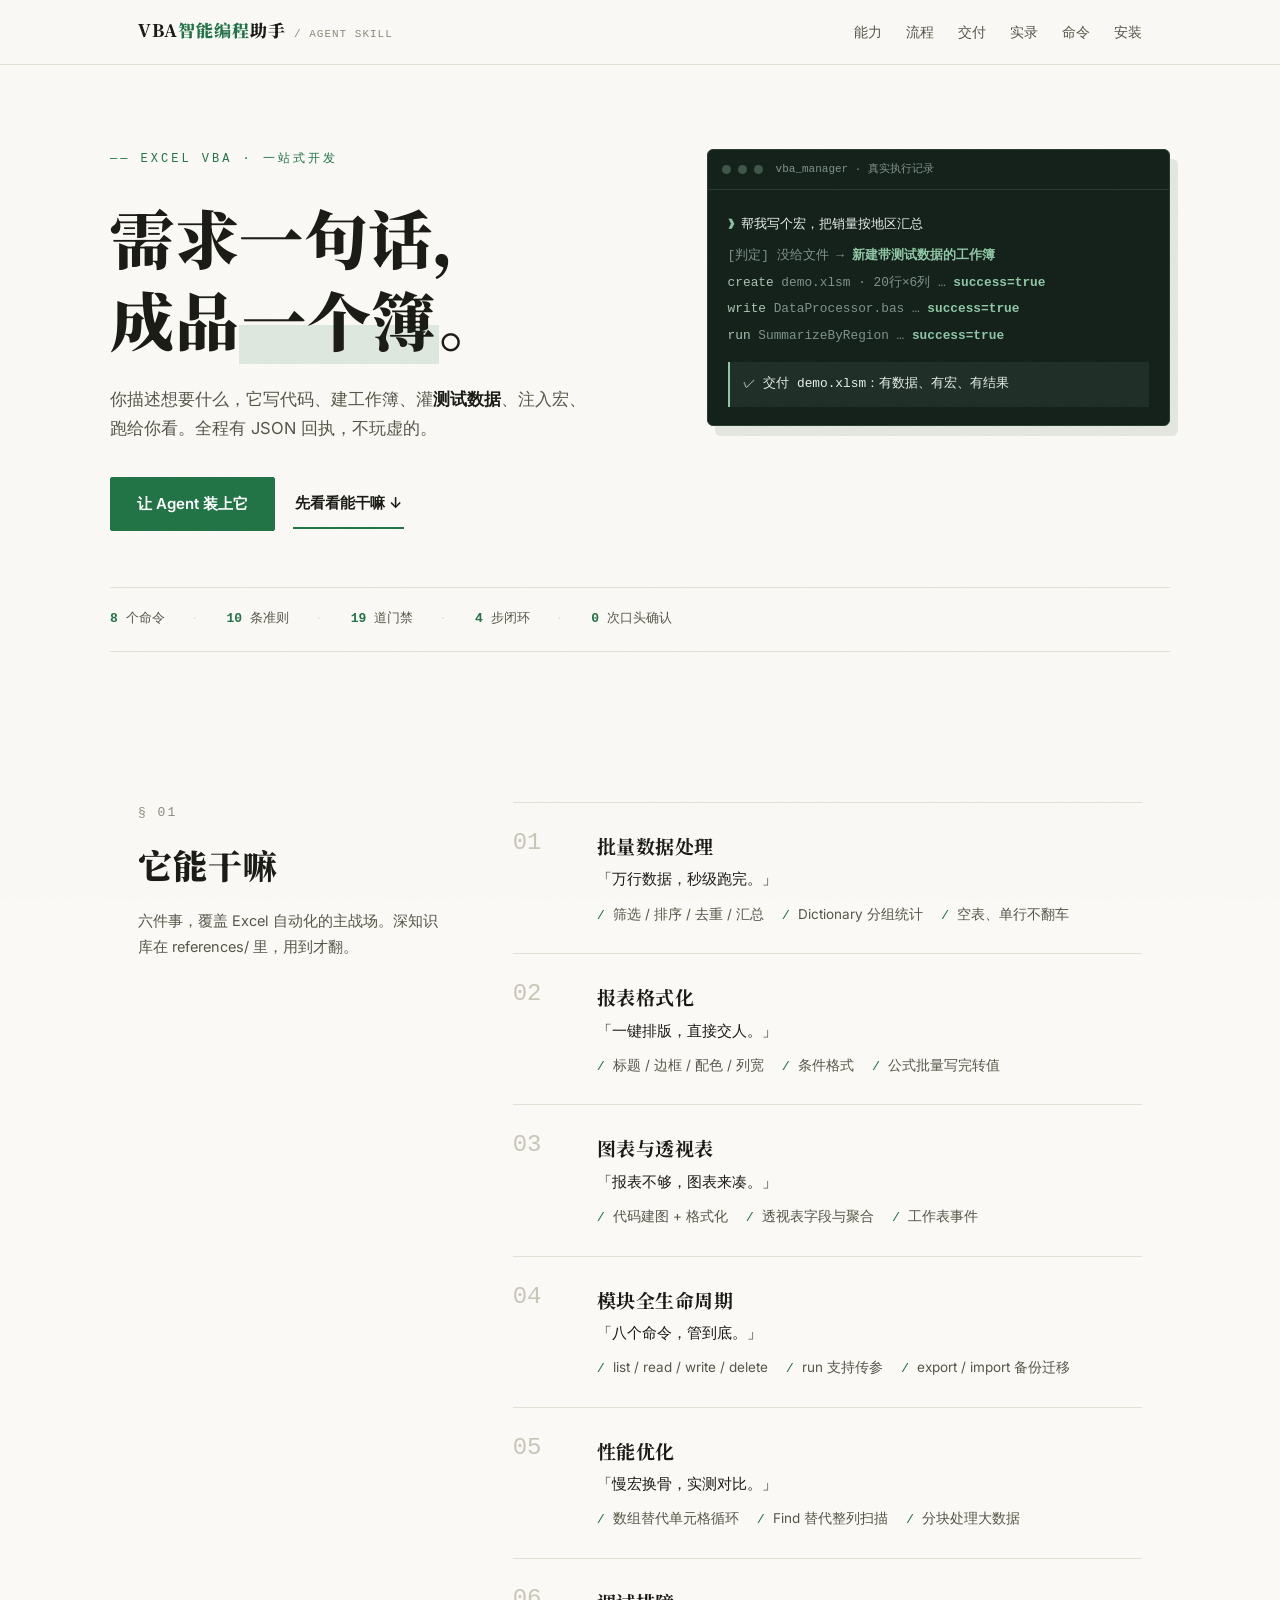
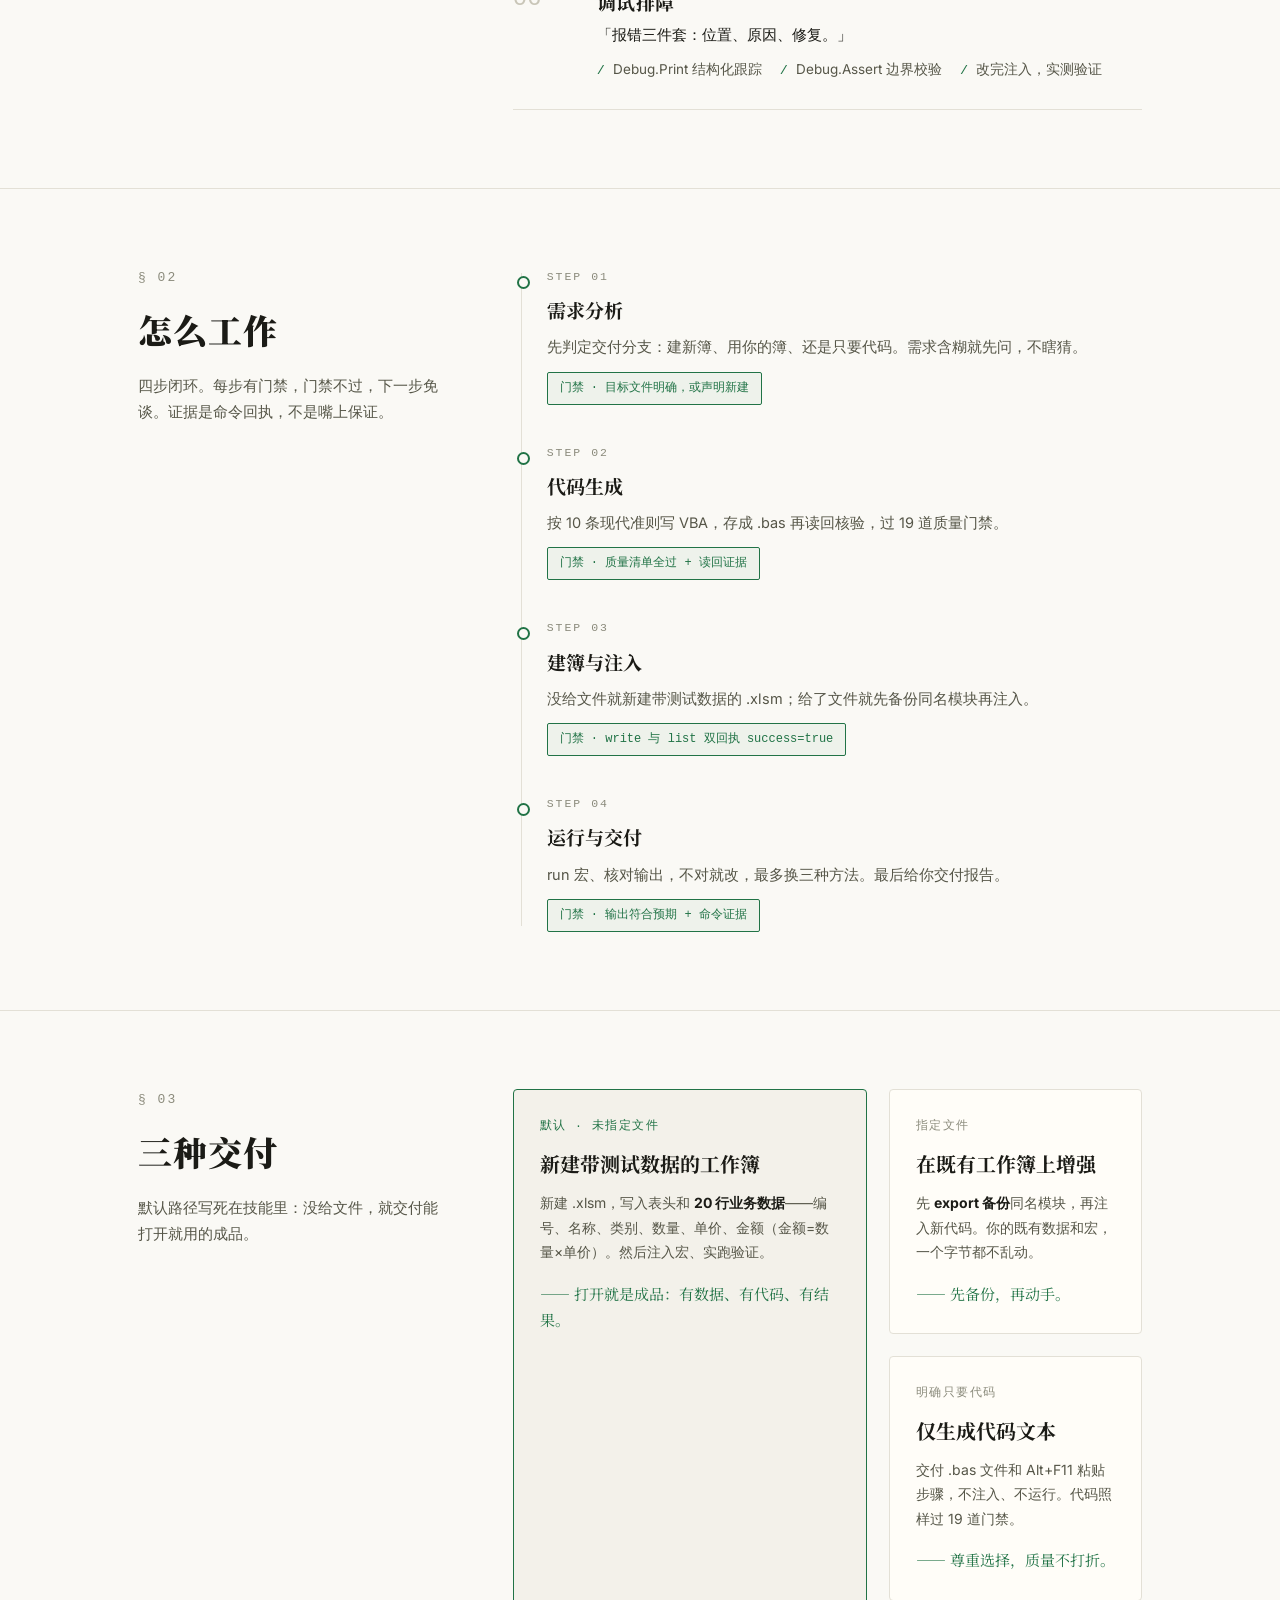
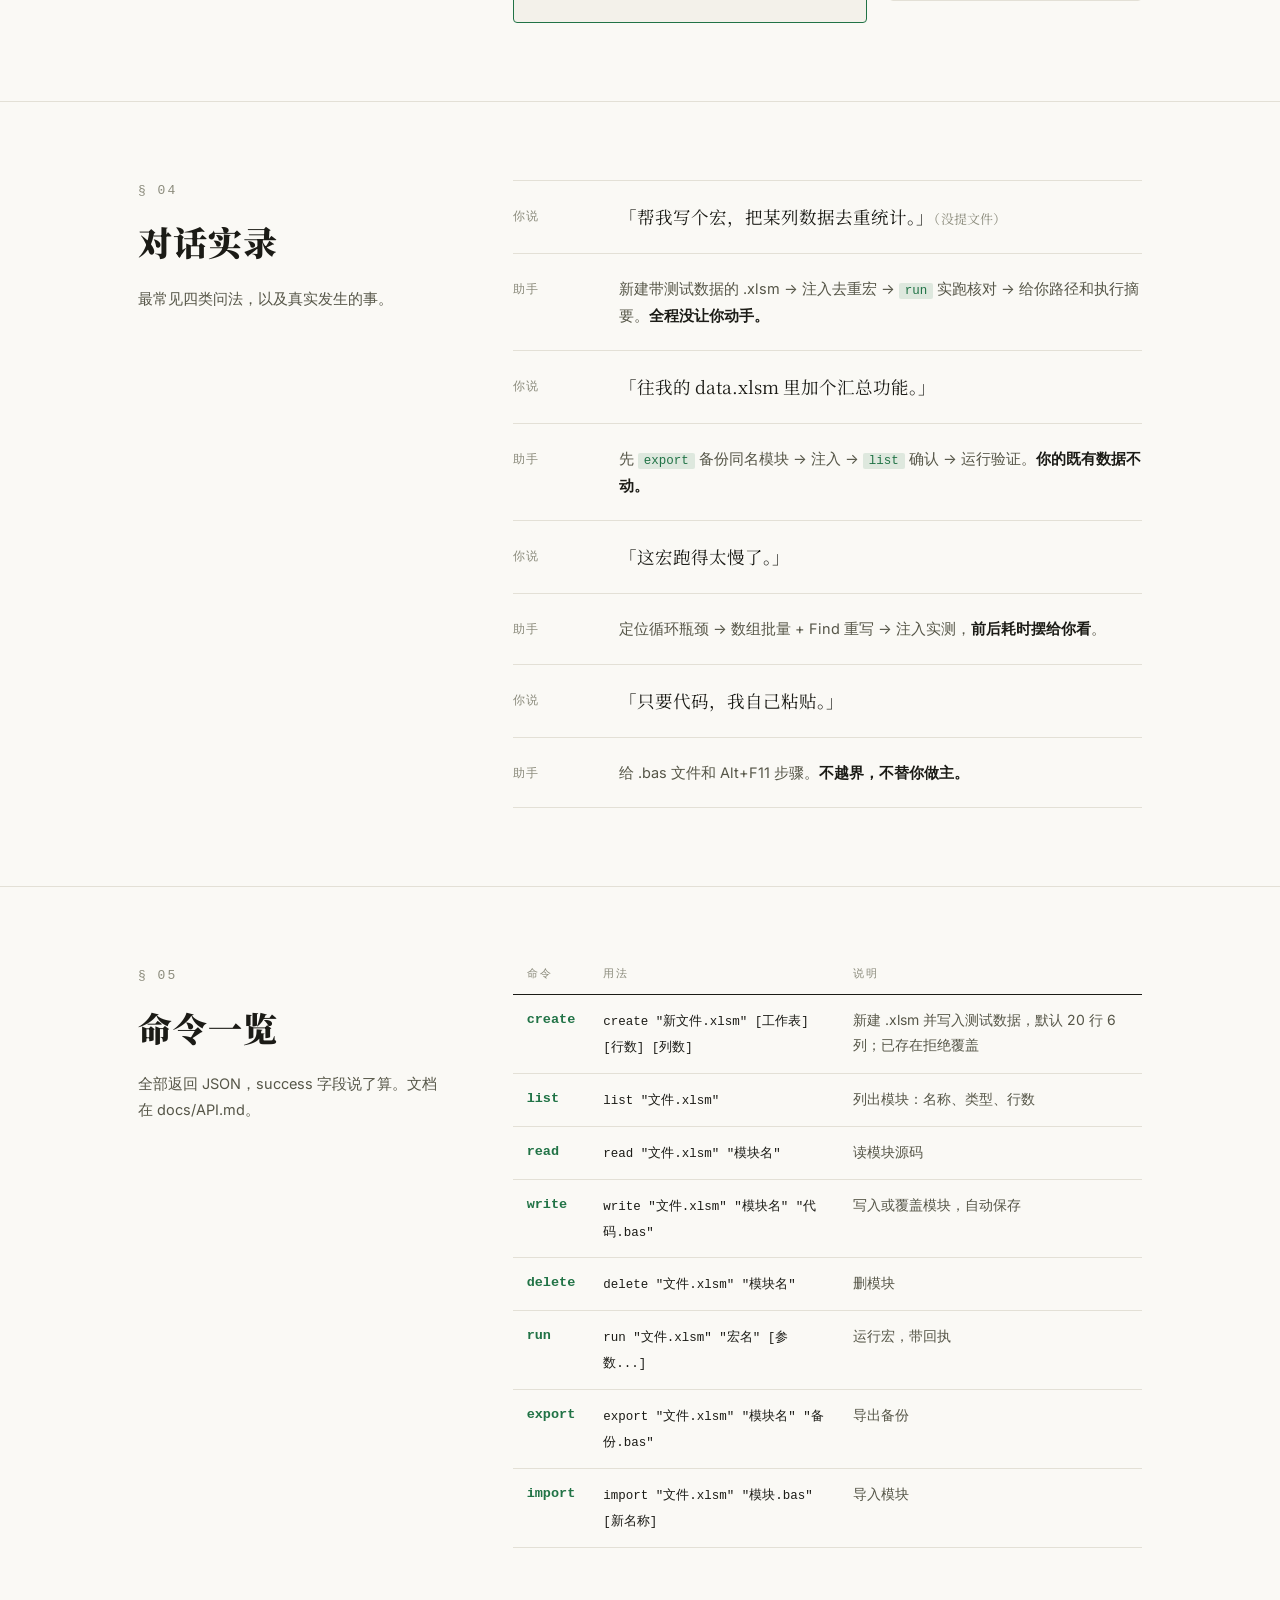
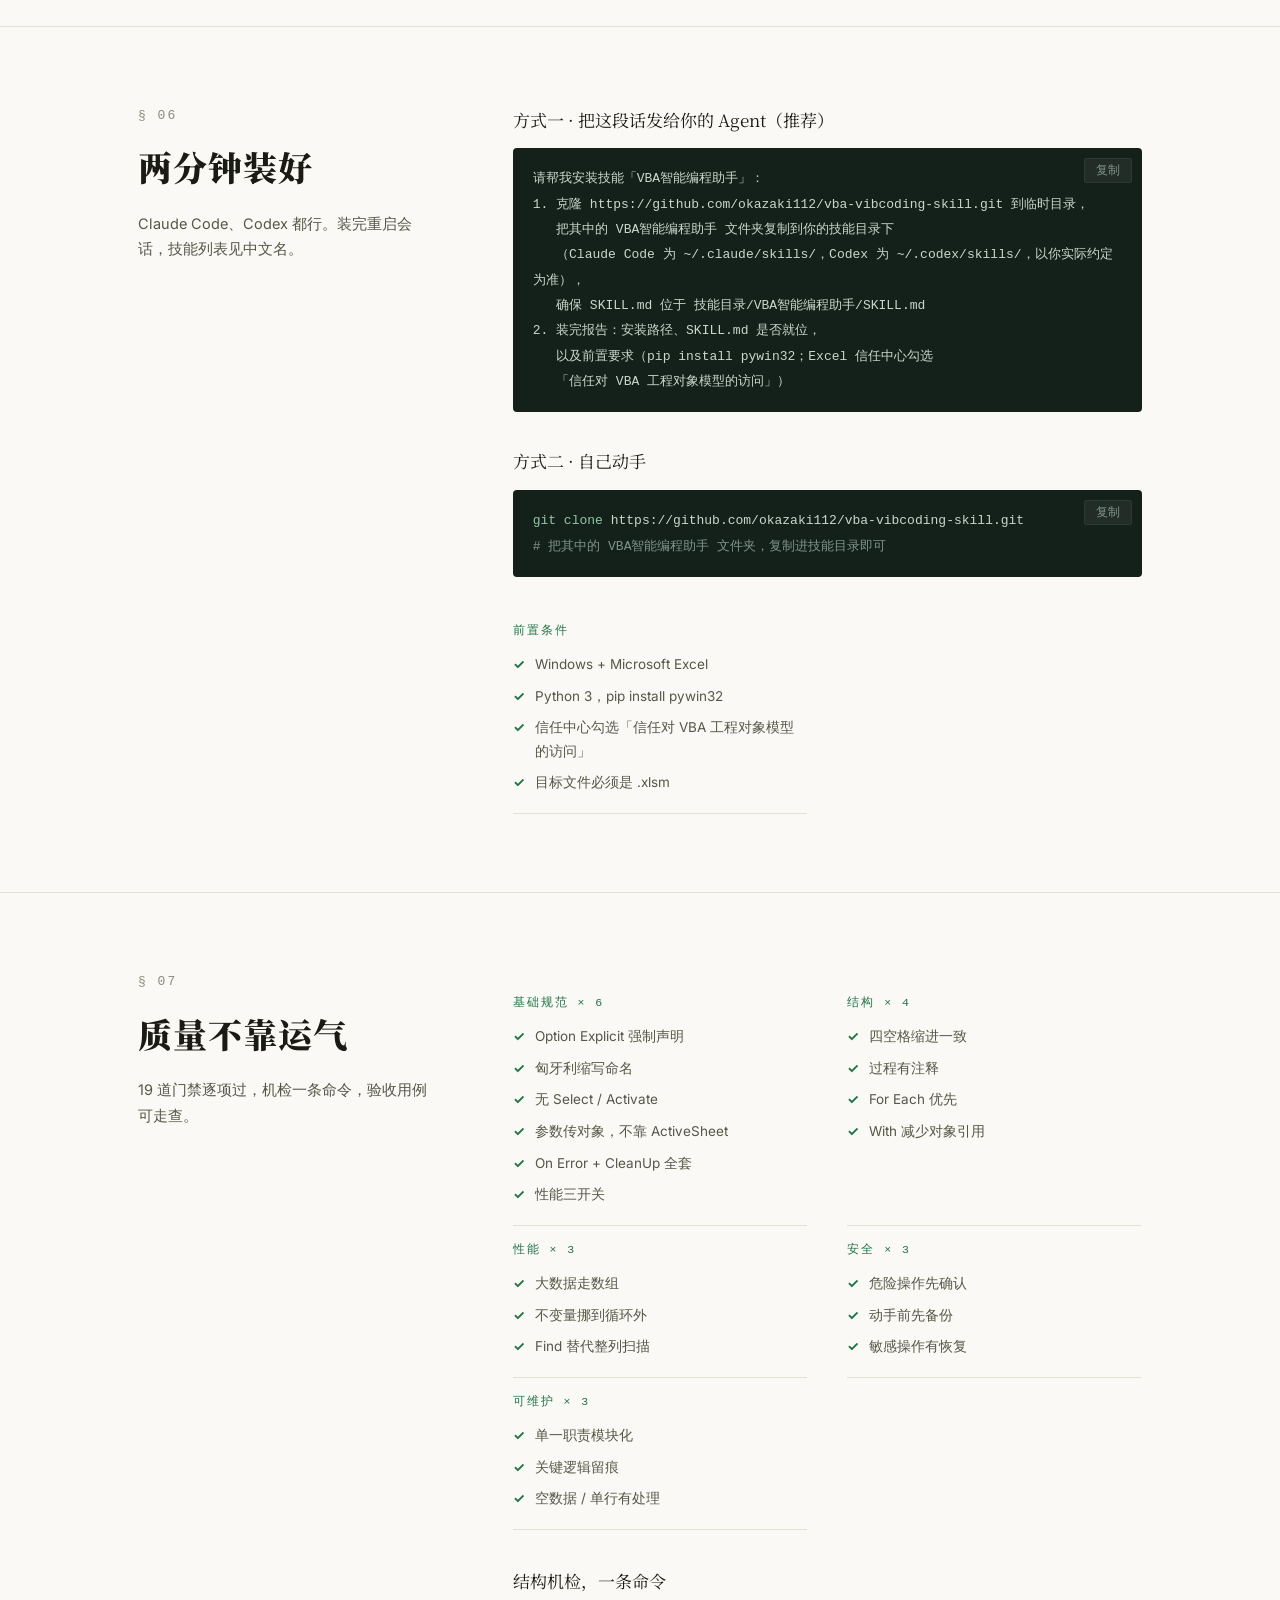
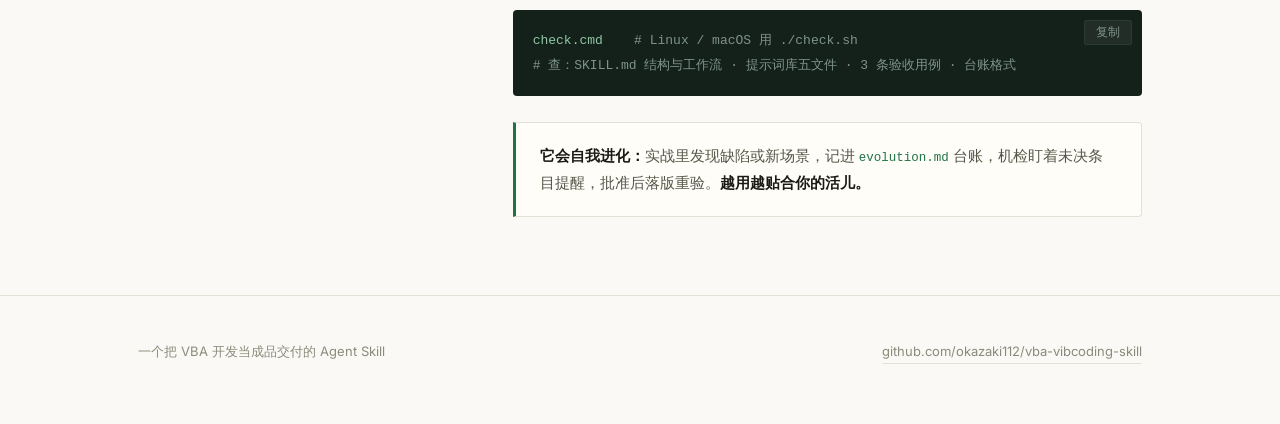
<file: docs/index.html>
<!DOCTYPE html>
<html lang="zh-CN">
<head>
<meta charset="UTF-8">
<meta name="viewport" content="width=device-width, initial-scale=1.0">
<title>VBA智能编程助手 · 需求一句话，成品一个簿</title>
<meta name="description" content="一个 Agent Skill：你说需求，它生成 VBA、注入 Excel、跑给你看。默认交付带测试数据的 .xlsm 成品。">
<link rel="preconnect" href="https://fonts.googleapis.com">
<link rel="preconnect" href="https://fonts.gstatic.com" crossorigin>
<link href="https://fonts.googleapis.com/css2?family=Noto+Serif+SC:wght@600;700;900&family=Inter:wght@400;500;600&display=swap" rel="stylesheet">
<style>
  :root{
    --paper:#FAF9F5; --paper2:#F3F1EA; --ink:#1B1B16; --sub:#565648; --faint:#8B8B7C;
    --line:#E3E0D6; --green:#217346; --green-dk:#17452B; --mark:rgba(33,115,70,.13);
    --dark:#14201A; --darktx:#C9D8CD; --darksub:#7E948A;
    --serif:"Noto Serif SC","Source Han Serif SC","SimSun",Georgia,serif;
    --sans:Inter,"Segoe UI","Microsoft YaHei","PingFang SC",system-ui,sans-serif;
    --mono:"Cascadia Code",Consolas,"JetBrains Mono","Courier New",monospace;
  }
  *{margin:0;padding:0;box-sizing:border-box}
  html{scroll-behavior:smooth}
  body{background:var(--paper);color:var(--ink);font-family:var(--sans);font-size:16px;line-height:1.75;overflow-x:hidden}
  body::before{content:"";position:fixed;inset:0;pointer-events:none;z-index:999;opacity:.5;
    background-image:url("data:image/svg+xml;utf8,<svg xmlns='http://www.w3.org/2000/svg' width='140' height='140'><filter id='n'><feTurbulence type='fractalNoise' baseFrequency='0.85' numOctaves='2'/><feColorMatrix type='saturate' values='0'/></filter><rect width='100%25' height='100%25' filter='url(%23n)' opacity='0.045'/></svg>")}
  ::selection{background:var(--mark)}
  a{color:inherit;text-decoration:none}
  .wrap{max-width:1060px;margin:0 auto;padding:0 28px}
  .mono{font-family:var(--mono)}

  /* ── 顶栏 ─────────────────────────── */
  .top{border-bottom:1px solid var(--line);background:rgba(250,249,245,.9);backdrop-filter:blur(8px);
    position:sticky;top:0;z-index:50}
  .topin{max-width:1060px;margin:0 auto;padding:15px 28px;display:flex;align-items:baseline;gap:8px}
  .wordmark{font-family:var(--serif);font-weight:900;font-size:17px;letter-spacing:1px}
  .wordmark em{font-style:normal;color:var(--green)}
  .topin .tag{font-family:var(--mono);font-size:11px;color:var(--faint);letter-spacing:1px}
  .topin nav{margin-left:auto;display:flex;gap:24px;font-size:13.5px;color:var(--sub)}
  .topin nav a{padding:2px 0;border-bottom:2px solid transparent;transition:border-color .18s}
  .topin nav a:hover{color:var(--ink);border-bottom-color:var(--green)}
  @media(max-width:720px){.topin nav{display:none}}

  /* ── Hero：不对称，左文右证物 ─────── */
  .hero{padding:84px 0 72px}
  .hero .kicker{font-family:var(--mono);font-size:12px;letter-spacing:3px;color:var(--green);margin-bottom:26px}
  .hero .kicker::before{content:"—— "}
  h1{font-family:var(--serif);font-weight:900;font-size:clamp(38px,6.4vw,64px);line-height:1.28;letter-spacing:.5px;max-width:560px}
  h1 .mk{background:linear-gradient(transparent 58%,var(--mark) 58%);padding:0 3px}
  .hero .lead{margin-top:26px;max-width:480px;color:var(--sub);font-size:16.5px}
  .hero .lead b{color:var(--ink)}
  .cta{margin-top:34px;display:flex;gap:18px;align-items:center;flex-wrap:wrap}
  .btn{font-family:var(--sans);font-size:15px;font-weight:600;padding:13px 26px;border-radius:2px;cursor:pointer;
    transition:background .18s,color .18s,transform .18s cubic-bezier(.16,1,.3,1)}
  .btn.pri{background:var(--green);color:#fff;border:1px solid var(--green)}
  .btn.pri:hover{background:var(--green-dk);transform:translateY(-1px)}
  .btn.ghost{color:var(--ink);border-bottom:2px solid var(--green);padding:11px 2px;border-radius:0}
  .btn.ghost:hover{color:var(--green)}
  .hero .cols{display:grid;grid-template-columns:minmax(0,7fr) minmax(0,6fr);gap:56px;align-items:start}
  @media(max-width:900px){.hero .cols{grid-template-columns:1fr}.hero h1{max-width:none}}

  /* 终端证物卡 */
  .term{border:1px solid #2A3B31;border-radius:6px;background:var(--dark);overflow:hidden;
    box-shadow:8px 10px 0 rgba(23,69,43,.10)}
  .term .bar{display:flex;align-items:center;gap:7px;padding:10px 14px;border-bottom:1px solid #2A3B31}
  .term .bar i{width:9px;height:9px;border-radius:50%;background:#3E5648}
  .term .bar span{margin-left:6px;font-family:var(--mono);font-size:11px;color:var(--darksub)}
  .term .body{padding:18px 20px;font-family:var(--mono);font-size:12.8px;line-height:2.1;color:var(--darktx)}
  .term .u{color:#E9F1EB;margin:4px 0}.term .u::before{content:"❯ ";color:#8FC7A5;font-weight:700}
  .term .s{color:var(--darksub)}.term .s b{color:#8FC7A5;font-weight:600}
  .term .t{color:#A9C4B2}
  .term .fin{margin-top:12px;padding:9px 13px;border-left:2px solid #8FC7A5;background:rgba(143,199,165,.09);color:#E9F1EB}

  .figures{margin:56px 0 0;padding:20px 0;border-top:1px solid var(--line);border-bottom:1px solid var(--line);
    font-family:var(--mono);font-size:13px;color:var(--sub);display:flex;flex-wrap:wrap;gap:6px 28px}
  .figures b{color:var(--green);font-weight:600}
  .figures span::after{content:"·";margin-left:26px;color:var(--line)}
  .figures span:last-child::after{content:""}

  /* ── 章节骨架：左标签右内容，不对称 ── */
  section{padding:78px 0}
  section + section{border-top:1px solid var(--line)}
  .sec{display:grid;grid-template-columns:minmax(0,4fr) minmax(0,8fr);gap:60px;align-items:start}
  @media(max-width:880px){.sec{grid-template-columns:1fr;gap:28px}}
  .rail{position:sticky;top:84px}
  @media(max-width:880px){.rail{position:static}}
  .rail .no{font-family:var(--mono);font-size:13px;color:var(--faint);letter-spacing:2px}
  .rail h2{font-family:var(--serif);font-weight:900;font-size:clamp(26px,3.4vw,34px);margin-top:10px;letter-spacing:1px}
  .rail .desc{margin-top:14px;color:var(--sub);font-size:14.5px;max-width:300px}

  /* 能力行 */
  .rows{display:flex;flex-direction:column}
  .row{display:grid;grid-template-columns:64px minmax(0,1fr);gap:20px;padding:26px 0;border-top:1px solid var(--line)}
  .row:last-child{border-bottom:1px solid var(--line)}
  .row .idx{font-family:var(--mono);font-size:24px;color:#C9C6B8;font-weight:400;line-height:1.2}
  .row h3{font-family:var(--serif);font-size:19px;font-weight:700;letter-spacing:.5px}
  .row .one{margin-top:4px;font-size:15px;color:var(--ink)}
  .row .one::before{content:"「"}.row .one::after{content:"」"}
  .row ul{margin-top:10px;list-style:none;display:flex;flex-wrap:wrap;gap:6px 18px}
  .row li{font-size:13.5px;color:var(--sub)}
  .row li::before{content:"/ ";color:var(--green);font-family:var(--mono)}

  /* 时间线 */
  .tl{position:relative;padding-left:34px}
  .tl::before{content:"";position:absolute;left:8px;top:6px;bottom:6px;width:1px;background:var(--line)}
  .tstep{position:relative;padding:0 0 38px}
  .tstep:last-child{padding-bottom:0}
  .tstep::before{content:"";position:absolute;left:-30px;top:9px;width:9px;height:9px;border-radius:50%;
    background:var(--paper);border:2px solid var(--green)}
  .tstep .n{font-family:var(--mono);font-size:11.5px;letter-spacing:2px;color:var(--faint)}
  .tstep h4{font-family:var(--serif);font-size:19px;margin:6px 0 8px}
  .tstep p{font-size:14.5px;color:var(--sub);max-width:560px}
  .gate{display:inline-block;margin-top:12px;font-family:var(--mono);font-size:12px;color:var(--green);
    border:1px solid var(--green);padding:5px 12px;border-radius:2px;background:rgba(33,115,70,.05)}
  .gate::before{content:"门禁 · "}

  /* 交付分支：不对称 7/5 */
  .dlv{display:grid;grid-template-columns:minmax(0,7fr) minmax(0,5fr);gap:22px}
  @media(max-width:880px){.dlv{grid-template-columns:1fr}}
  .dcard{border:1px solid var(--line);border-radius:4px;padding:26px;background:#FFFDF8}
  .dcard.main{grid-row:span 2;background:var(--paper2);border-color:var(--green);position:relative}
  .dcard .lbl{font-family:var(--mono);font-size:11.5px;letter-spacing:1.5px;color:var(--faint)}
  .dcard.main .lbl{color:var(--green)}
  .dcard h3{font-family:var(--serif);font-size:20px;margin:10px 0 10px}
  .dcard p{font-size:14px;color:var(--sub)}
  .dcard p b{color:var(--ink)}
  .dcard .verdict{margin-top:16px;font-family:var(--serif);font-size:15px;color:var(--green)}
  .dcard .verdict::before{content:"—— "}
  .side{display:flex;flex-direction:column;gap:22px}
  .side .dcard{flex:1}

  /* 对话实录 */
  .dlg{display:flex;flex-direction:column}
  .dq{padding:22px 0;border-top:1px solid var(--line);display:grid;grid-template-columns:88px minmax(0,1fr);gap:18px}
  .dq:last-child{border-bottom:1px solid var(--line)}
  .dq .who{font-family:var(--mono);font-size:12px;letter-spacing:1px;color:var(--faint);padding-top:4px}
  .dq .q{font-family:var(--serif);font-size:17.5px;line-height:1.6}
  .dq .a{font-size:14.5px;color:var(--sub)}
  .dq .a b{color:var(--ink)}
  .dq .a code{font-family:var(--mono);font-size:12.5px;color:var(--green);background:var(--mark);padding:1px 6px;border-radius:2px}

  /* 表格 */
  .cmdtbl{width:100%;border-collapse:collapse;font-size:14px}
  .cmdtbl th{font-family:var(--mono);font-size:11px;letter-spacing:2px;color:var(--faint);text-align:left;
    padding:0 14px 10px;border-bottom:1px solid var(--ink);font-weight:400}
  .cmdtbl td{padding:13px 14px;border-bottom:1px solid var(--line);color:var(--sub);vertical-align:top}
  .cmdtbl tr:hover td{background:rgba(33,115,70,.04)}
  .cmdtbl td:first-child{font-family:var(--mono);color:var(--green);font-weight:600;font-size:13.5px}
  .cmdtbl code{font-family:var(--mono);font-size:12.5px;color:var(--ink)}

  /* 代码块 */
  .code{position:relative;margin-top:14px;background:var(--dark);border-radius:4px;overflow:hidden}
  .code pre{padding:18px 20px;font-family:var(--mono);font-size:13px;line-height:1.95;color:var(--darktx);white-space:pre-wrap;word-break:break-all}
  .code .cmt{color:var(--darksub)}.code .cmd{color:#8FC7A5}.code .str{color:#E0B97D}
  .cp{position:absolute;top:10px;right:10px;font-family:var(--mono);font-size:11.5px;color:var(--darksub);
    background:rgba(255,255,255,.06);border:1px solid #2A3B31;border-radius:2px;padding:4px 11px;cursor:pointer;transition:.18s}
  .cp:hover{color:#8FC7A5;border-color:#8FC7A5}

  /* 质量清单 */
  .qc{display:grid;grid-template-columns:repeat(auto-fill,minmax(230px,1fr));gap:0 40px;margin-top:8px}
  .qgroup{padding:14px 0;border-bottom:1px solid var(--line)}
  .qgroup h5{font-family:var(--mono);font-size:11.5px;letter-spacing:2px;color:var(--green);margin-bottom:8px;font-weight:500}
  .qgroup .it{display:flex;gap:10px;font-size:13.5px;color:var(--sub);padding:4px 0}
  .qgroup .it::before{content:"✓";color:var(--green);font-weight:700;flex:0 0 auto}

  /* 进化 */
  .evolution{margin-top:26px;border:1px solid var(--line);border-left:3px solid var(--green);background:#FFFDF8;
    padding:20px 24px;font-size:14.5px;color:var(--sub);border-radius:0 4px 4px 0}
  .evolution b{color:var(--ink)}
  .evolution code{font-family:var(--mono);font-size:12.5px;color:var(--green)}

  footer{border-top:1px solid var(--line);padding:44px 0 60px;color:var(--faint);font-size:13px}
  footer .in{display:flex;flex-wrap:wrap;gap:14px 32px;align-items:baseline;justify-content:space-between}
  footer a{border-bottom:1px solid var(--line);padding-bottom:1px;transition:.18s}
  footer a:hover{color:var(--green);border-color:var(--green)}
  footer .note{font-family:var(--mono);font-size:11.5px}

  .rv{opacity:0;transform:translateY(22px);transition:opacity .65s cubic-bezier(.16,1,.3,1),transform .65s cubic-bezier(.16,1,.3,1)}
  .rv.in{opacity:1;transform:none}
  @media(prefers-reduced-motion:reduce){.rv{opacity:1;transform:none;transition:none}
    html{scroll-behavior:auto}}
</style>
</head>
<body>

<div class="top"><div class="topin">
  <span class="wordmark">VBA<em>智能编程</em>助手</span>
  <span class="tag">/ AGENT SKILL</span>
  <nav>
    <a href="#feat">能力</a><a href="#work">流程</a><a href="#dlv">交付</a>
    <a href="#dlg">实录</a><a href="#cmd">命令</a><a href="#ins">安装</a>
  </nav>
</div></div>

<!-- ══ Hero ══ -->
<div class="hero wrap">
  <div class="cols">
    <div>
      <div class="kicker">EXCEL VBA · 一站式开发</div>
      <h1>需求一句话，<br>成品<span class="mk">一个簿</span>。</h1>
      <p class="lead">你描述想要什么，它写代码、建工作簿、灌<b>测试数据</b>、注入宏、跑给你看。全程有 JSON 回执，不玩虚的。</p>
      <div class="cta">
        <a class="btn pri" href="#ins">让 Agent 装上它</a>
        <a class="btn ghost" href="#feat">先看看能干嘛 ↓</a>
      </div>
    </div>
    <div class="term rv">
      <div class="bar"><i></i><i></i><i></i><span>vba_manager · 真实执行记录</span></div>
      <div class="body">
        <div class="u">帮我写个宏，把销量按地区汇总</div>
        <div class="s">[判定] 没给文件 → <b>新建带测试数据的工作簿</b></div>
        <div class="s"><span class="t">create</span>  demo.xlsm · 20行×6列 … <b>success=true</b></div>
        <div class="s"><span class="t">write</span>   DataProcessor.bas … <b>success=true</b></div>
        <div class="s"><span class="t">run</span>     SummarizeByRegion … <b>success=true</b></div>
        <div class="fin">✓ 交付 demo.xlsm：有数据、有宏、有结果</div>
      </div>
    </div>
  </div>
  <div class="figures rv">
    <span><b>8</b> 个命令</span><span><b>10</b> 条准则</span>
    <span><b>19</b> 道门禁</span><span><b>4</b> 步闭环</span>
    <span><b>0</b> 次口头确认</span>
  </div>
</div>

<!-- ══ §01 能力 ══ -->
<section id="feat"><div class="wrap sec">
  <div class="rail rv">
    <div class="no">§ 01</div>
    <h2>它能干嘛</h2>
    <p class="desc">六件事，覆盖 Excel 自动化的主战场。深知识库在 references/ 里，用到才翻。</p>
  </div>
  <div class="rows">
    <div class="row rv"><div class="idx">01</div><div>
      <h3>批量数据处理</h3><div class="one">万行数据，秒级跑完。</div>
      <ul><li>筛选 / 排序 / 去重 / 汇总</li><li>Dictionary 分组统计</li><li>空表、单行不翻车</li></ul>
    </div></div>
    <div class="row rv"><div class="idx">02</div><div>
      <h3>报表格式化</h3><div class="one">一键排版，直接交人。</div>
      <ul><li>标题 / 边框 / 配色 / 列宽</li><li>条件格式</li><li>公式批量写完转值</li></ul>
    </div></div>
    <div class="row rv"><div class="idx">03</div><div>
      <h3>图表与透视表</h3><div class="one">报表不够，图表来凑。</div>
      <ul><li>代码建图 + 格式化</li><li>透视表字段与聚合</li><li>工作表事件</li></ul>
    </div></div>
    <div class="row rv"><div class="idx">04</div><div>
      <h3>模块全生命周期</h3><div class="one">八个命令，管到底。</div>
      <ul><li>list / read / write / delete</li><li>run 支持传参</li><li>export / import 备份迁移</li></ul>
    </div></div>
    <div class="row rv"><div class="idx">05</div><div>
      <h3>性能优化</h3><div class="one">慢宏换骨，实测对比。</div>
      <ul><li>数组替代单元格循环</li><li>Find 替代整列扫描</li><li>分块处理大数据</li></ul>
    </div></div>
    <div class="row rv"><div class="idx">06</div><div>
      <h3>调试排障</h3><div class="one">报错三件套：位置、原因、修复。</div>
      <ul><li>Debug.Print 结构化跟踪</li><li>Debug.Assert 边界校验</li><li>改完注入，实测验证</li></ul>
    </div></div>
  </div>
</div></section>

<!-- ══ §02 流程 ══ -->
<section id="work"><div class="wrap sec">
  <div class="rail rv">
    <div class="no">§ 02</div>
    <h2>怎么工作</h2>
    <p class="desc">四步闭环。每步有门禁，门禁不过，下一步免谈。证据是命令回执，不是嘴上保证。</p>
  </div>
  <div class="tl">
    <div class="tstep rv"><div class="n">STEP 01</div><h4>需求分析</h4>
      <p>先判定交付分支：建新簿、用你的簿、还是只要代码。需求含糊就先问，不瞎猜。</p>
      <span class="gate">目标文件明确，或声明新建</span></div>
    <div class="tstep rv"><div class="n">STEP 02</div><h4>代码生成</h4>
      <p>按 10 条现代准则写 VBA，存成 .bas 再读回核验，过 19 道质量门禁。</p>
      <span class="gate">质量清单全过 + 读回证据</span></div>
    <div class="tstep rv"><div class="n">STEP 03</div><h4>建簿与注入</h4>
      <p>没给文件就新建带测试数据的 .xlsm；给了文件就先备份同名模块再注入。</p>
      <span class="gate">write 与 list 双回执 success=true</span></div>
    <div class="tstep rv"><div class="n">STEP 04</div><h4>运行与交付</h4>
      <p>run 宏、核对输出，不对就改，最多换三种方法。最后给你交付报告。</p>
      <span class="gate">输出符合预期 + 命令证据</span></div>
  </div>
</div></section>

<!-- ══ §03 交付 ══ -->
<section id="dlv"><div class="wrap sec">
  <div class="rail rv">
    <div class="no">§ 03</div>
    <h2>三种交付</h2>
    <p class="desc">默认路径写死在技能里：没给文件，就交付能打开就用的成品。</p>
  </div>
  <div class="dlv">
    <div class="dcard main rv">
      <div class="lbl">默认 · 未指定文件</div>
      <h3>新建带测试数据的工作簿</h3>
      <p>新建 .xlsm，写入表头和 <b>20 行业务数据</b>——编号、名称、类别、数量、单价、金额（金额=数量×单价）。然后注入宏、实跑验证。</p>
      <div class="verdict">打开就是成品：有数据、有代码、有结果。</div>
    </div>
    <div class="side">
      <div class="dcard rv">
        <div class="lbl">指定文件</div>
        <h3>在既有工作簿上增强</h3>
        <p>先 <b>export 备份</b>同名模块，再注入新代码。你的既有数据和宏，一个字节都不乱动。</p>
        <div class="verdict">先备份，再动手。</div>
      </div>
      <div class="dcard rv">
        <div class="lbl">明确只要代码</div>
        <h3>仅生成代码文本</h3>
        <p>交付 .bas 文件和 Alt+F11 粘贴步骤，不注入、不运行。代码照样过 19 道门禁。</p>
        <div class="verdict">尊重选择，质量不打折。</div>
      </div>
    </div>
  </div>
</div></section>

<!-- ══ §04 实录 ══ -->
<section id="dlg"><div class="wrap sec">
  <div class="rail rv">
    <div class="no">§ 04</div>
    <h2>对话实录</h2>
    <p class="desc">最常见四类问法，以及真实发生的事。</p>
  </div>
  <div class="dlg">
    <div class="dq rv"><div class="who">你说</div><div class="q">「帮我写个宏，把某列数据去重统计。」<span style="color:var(--faint);font-size:13px">（没提文件）</span></div></div>
    <div class="dq rv"><div class="who">助手</div><div class="a">新建带测试数据的 .xlsm → 注入去重宏 → <code>run</code> 实跑核对 → 给你路径和执行摘要。<b>全程没让你动手。</b></div></div>
    <div class="dq rv"><div class="who">你说</div><div class="q">「往我的 data.xlsm 里加个汇总功能。」</div></div>
    <div class="dq rv"><div class="who">助手</div><div class="a">先 <code>export</code> 备份同名模块 → 注入 → <code>list</code> 确认 → 运行验证。<b>你的既有数据不动。</b></div></div>
    <div class="dq rv"><div class="who">你说</div><div class="q">「这宏跑得太慢了。」</div></div>
    <div class="dq rv"><div class="who">助手</div><div class="a">定位循环瓶颈 → 数组批量 + Find 重写 → 注入实测，<b>前后耗时摆给你看</b>。</div></div>
    <div class="dq rv"><div class="who">你说</div><div class="q">「只要代码，我自己粘贴。」</div></div>
    <div class="dq rv"><div class="who">助手</div><div class="a">给 .bas 文件和 Alt+F11 步骤。<b>不越界，不替你做主。</b></div></div>
  </div>
</div></section>

<!-- ══ §05 命令 ══ -->
<section id="cmd"><div class="wrap sec">
  <div class="rail rv">
    <div class="no">§ 05</div>
    <h2>命令一览</h2>
    <p class="desc">全部返回 JSON，success 字段说了算。文档在 docs/API.md。</p>
  </div>
  <table class="cmdtbl rv">
    <tr><th>命令</th><th>用法</th><th>说明</th></tr>
    <tr><td>create</td><td><code>create "新文件.xlsm" [工作表] [行数] [列数]</code></td><td>新建 .xlsm 并写入测试数据，默认 20 行 6 列；已存在拒绝覆盖</td></tr>
    <tr><td>list</td><td><code>list "文件.xlsm"</code></td><td>列出模块：名称、类型、行数</td></tr>
    <tr><td>read</td><td><code>read "文件.xlsm" "模块名"</code></td><td>读模块源码</td></tr>
    <tr><td>write</td><td><code>write "文件.xlsm" "模块名" "代码.bas"</code></td><td>写入或覆盖模块，自动保存</td></tr>
    <tr><td>delete</td><td><code>delete "文件.xlsm" "模块名"</code></td><td>删模块</td></tr>
    <tr><td>run</td><td><code>run "文件.xlsm" "宏名" [参数...]</code></td><td>运行宏，带回执</td></tr>
    <tr><td>export</td><td><code>export "文件.xlsm" "模块名" "备份.bas"</code></td><td>导出备份</td></tr>
    <tr><td>import</td><td><code>import "文件.xlsm" "模块.bas" [新名称]</code></td><td>导入模块</td></tr>
  </table>
</div></section>

<!-- ══ §06 安装 ══ -->
<section id="ins"><div class="wrap sec">
  <div class="rail rv">
    <div class="no">§ 06</div>
    <h2>两分钟装好</h2>
    <p class="desc">Claude Code、Codex 都行。装完重启会话，技能列表见中文名。</p>
  </div>
  <div>
    <p style="font-family:var(--serif);font-size:17px">方式一 · 把这段话发给你的 Agent（推荐）</p>
    <div class="code">
      <button class="cp" data-copy="请帮我安装技能「VBA智能编程助手」：
1. 克隆 https://github.com/okazaki112/vba-vibcoding-skill.git 到临时目录，把其中的 VBA智能编程助手 文件夹复制到你的技能目录下（Claude Code 为 ~/.claude/skills/，Codex 为 ~/.codex/skills/，以你实际约定为准），确保 SKILL.md 位于 技能目录/VBA智能编程助手/SKILL.md
2. 安装完成后报告：安装路径、SKILL.md 是否就位，以及前置要求（pip install pywin32；Excel 信任中心勾选「信任对 VBA 工程对象模型的访问」）">复制</button>
<pre>请帮我安装技能「VBA智能编程助手」：
1. 克隆 https://github.com/okazaki112/vba-vibcoding-skill.git 到临时目录，
   把其中的 VBA智能编程助手 文件夹复制到你的技能目录下
   （Claude Code 为 ~/.claude/skills/，Codex 为 ~/.codex/skills/，以你实际约定为准），
   确保 SKILL.md 位于 技能目录/VBA智能编程助手/SKILL.md
2. 装完报告：安装路径、SKILL.md 是否就位，
   以及前置要求（pip install pywin32；Excel 信任中心勾选
   「信任对 VBA 工程对象模型的访问」）</pre>
    </div>
    <p style="font-family:var(--serif);font-size:17px;margin-top:34px">方式二 · 自己动手</p>
    <div class="code">
      <button class="cp" data-copy="git clone https://github.com/okazaki112/vba-vibcoding-skill.git">复制</button>
<pre><span class="cmd">git clone</span> https://github.com/okazaki112/vba-vibcoding-skill.git
<span class="cmt"># 把其中的 VBA智能编程助手 文件夹，复制进技能目录即可</span></pre>
    </div>
    <div class="qc" style="margin-top:30px">
      <div class="qgroup"><h5>前置条件</h5>
        <div class="it">Windows + Microsoft Excel</div>
        <div class="it">Python 3，pip install pywin32</div>
        <div class="it">信任中心勾选「信任对 VBA 工程对象模型的访问」</div>
        <div class="it">目标文件必须是 .xlsm</div>
      </div>
    </div>
  </div>
</div></section>

<!-- ══ §07 质量 ══ -->
<section id="quality"><div class="wrap sec">
  <div class="rail rv">
    <div class="no">§ 07</div>
    <h2>质量不靠运气</h2>
    <p class="desc">19 道门禁逐项过，机检一条命令，验收用例可走查。</p>
  </div>
  <div>
    <div class="qc rv">
      <div class="qgroup"><h5>基础规范 × 6</h5>
        <div class="it">Option Explicit 强制声明</div>
        <div class="it">匈牙利缩写命名</div>
        <div class="it">无 Select / Activate</div>
        <div class="it">参数传对象，不靠 ActiveSheet</div>
        <div class="it">On Error + CleanUp 全套</div>
        <div class="it">性能三开关</div>
      </div>
      <div class="qgroup"><h5>结构 × 4</h5>
        <div class="it">四空格缩进一致</div>
        <div class="it">过程有注释</div>
        <div class="it">For Each 优先</div>
        <div class="it">With 减少对象引用</div>
      </div>
      <div class="qgroup"><h5>性能 × 3</h5>
        <div class="it">大数据走数组</div>
        <div class="it">不变量挪到循环外</div>
        <div class="it">Find 替代整列扫描</div>
      </div>
      <div class="qgroup"><h5>安全 × 3</h5>
        <div class="it">危险操作先确认</div>
        <div class="it">动手前先备份</div>
        <div class="it">敏感操作有恢复</div>
      </div>
      <div class="qgroup"><h5>可维护 × 3</h5>
        <div class="it">单一职责模块化</div>
        <div class="it">关键逻辑留痕</div>
        <div class="it">空数据 / 单行有处理</div>
      </div>
    </div>
    <p style="font-family:var(--serif);font-size:17px;margin-top:36px">结构机检，一条命令</p>
    <div class="code">
      <button class="cp" data-copy="check.cmd">复制</button>
<pre><span class="cmd">check.cmd</span>    <span class="cmt"># Linux / macOS 用 ./check.sh</span>
<span class="cmt"># 查：SKILL.md 结构与工作流 · 提示词库五文件 · 3 条验收用例 · 台账格式</span></pre>
    </div>
    <div class="evolution rv"><b>它会自我进化：</b>实战里发现缺陷或新场景，记进 <code>evolution.md</code> 台账，机检盯着未决条目提醒，批准后落版重验。<b>越用越贴合你的活儿。</b></div>
  </div>
</div></section>

<footer><div class="wrap in">
  <span>一个把 VBA 开发当成品交付的 Agent Skill</span>
  <a href="https://github.com/okazaki112/vba-vibcoding-skill" target="_blank" rel="noopener">github.com/okazaki112/vba-vibcoding-skill</a>

</div></footer>

<script>
  const io = new IntersectionObserver(es => {
    es.forEach(e => { if (e.isIntersecting) { e.target.classList.add('in'); io.unobserve(e.target); } });
  }, { threshold: 0, rootMargin: '0px 0px 220px 0px' });
  document.querySelectorAll('.rv').forEach(el => io.observe(el));
  // 兜底：3 秒后全部显现，内容可见性优先于入场动画
  setTimeout(() => document.querySelectorAll('.rv:not(.in)').forEach(el => el.classList.add('in')), 3000);

  document.querySelectorAll('.cp').forEach(btn => {
    btn.addEventListener('click', async () => {
      try { await navigator.clipboard.writeText(btn.dataset.copy); }
      catch { const t = document.createElement('textarea'); t.value = btn.dataset.copy;
              document.body.appendChild(t); t.select(); document.execCommand('copy'); t.remove(); }
      const o = btn.textContent; btn.textContent = '已复制';
      setTimeout(() => btn.textContent = o, 1500);
    });
  });
</script>
</body>
</html>
</file>
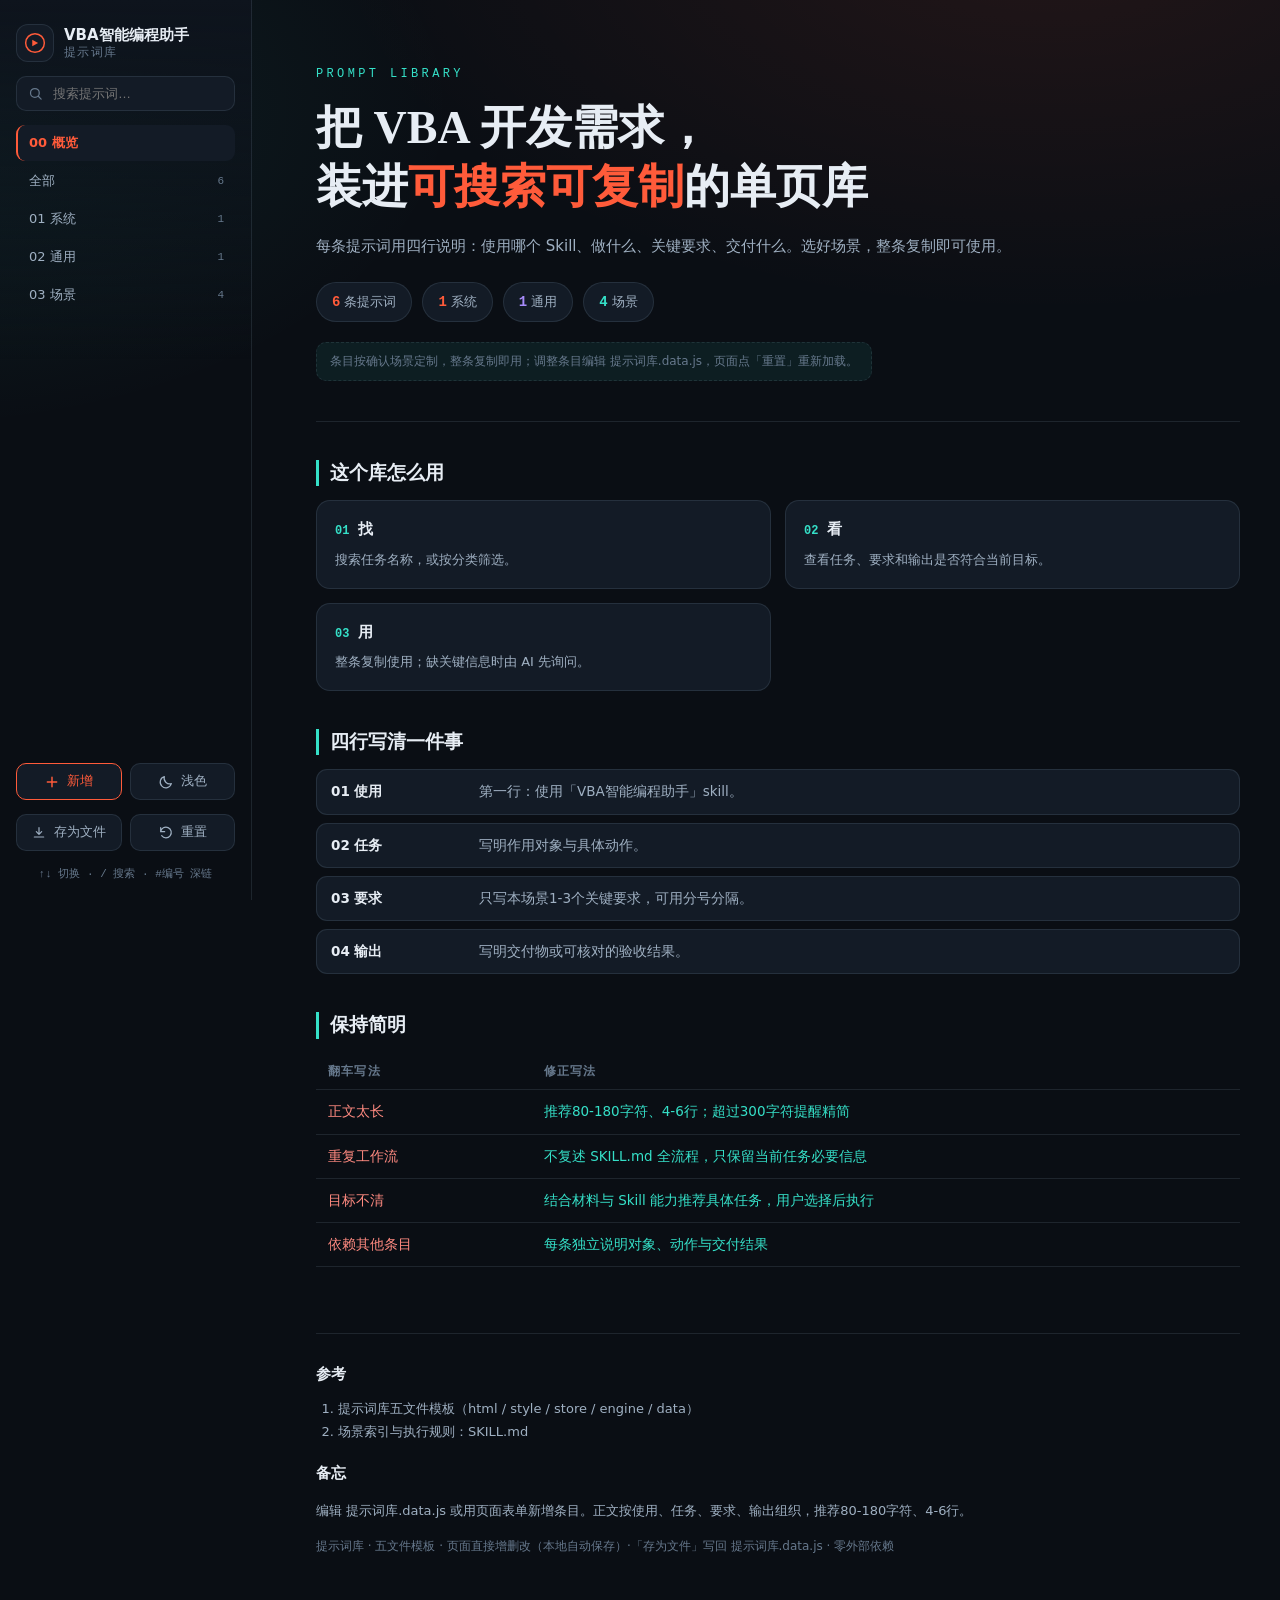
<file: VBA智能编程助手/prompts/提示词库.html>
<!DOCTYPE html>
<html lang="zh-CN" data-theme="dark">
<head>
<meta charset="UTF-8">
<meta name="viewport" content="width=device-width, initial-scale=1.0">
<title>提示词库 · 五文件模板</title>
<meta name="description" content="五文件可复用提示词库：内容全部在 提示词库.data.js（JSON 风格+文本块免转义），引擎零触碰，支持页面内表单生成代码与草稿箱">
<!--
  ═══════════════════════════════════════════════════════════════
  提示词库 · 五文件模板
  ───────────────────────────────────────────────────────────────
  文件分工：
    提示词库.html        本文件，入口骨架 —— 不用碰
    提示词库.style.css   全部样式        —— 不用碰
    提示词库.store.js    存储层          —— 不用碰
    提示词库.engine.js   渲染+交互       —— 不用碰
    提示词库.data.js     内容唯一事实源   —— 只改这个
  使用方式：双击本文件离线打开（零外部依赖）。
    · 新增/编辑/删除 → 页面内操作（自动保存到浏览器本地，刷新不丢）
    · 落盘 → 左下「存为文件」：支持直写就覆盖 提示词库.data.js，
      浏览器限制（file://）则下载新文件替换旧文件
    · 文件改了页面没变 → 点「重置」从 提示词库.data.js 重新加载
    · 迁移/保险 → 弹窗底部「备份 JSON / 恢复备份」
  快捷键：/ 搜索 · ↑↓ 切换 · #编号 深链 · Esc 关弹窗
  分发提醒：五个文件必须放在同一文件夹里一起拷贝。
  ═══════════════════════════════════════════════════════════════
-->
<link rel="stylesheet" href="提示词库.style.css">
</head>
<body>
<div id="dataWarn" class="data-warn hidden"></div>
<div class="layout">
  <aside class="sidebar">
    <div class="brand">
      <div class="brand-logo" aria-hidden="true">
        <svg viewBox="0 0 24 24" width="22" height="22" fill="none"><circle cx="12" cy="12" r="10.2" stroke="currentColor" stroke-width="1.6"/><path d="M9 8.4v7.2l6.4-3.6z" fill="currentColor"/></svg>
      </div>
      <div class="brand-text"><strong id="brandName"></strong><span id="brandSub"></span></div>
    </div>
    <div class="searchbox">
      <svg viewBox="0 0 24 24" width="15" height="15" fill="none" aria-hidden="true"><circle cx="11" cy="11" r="7" stroke="currentColor" stroke-width="2"/><path d="M16.5 16.5L21 21" stroke="currentColor" stroke-width="2" stroke-linecap="round"/></svg>
      <input id="searchInput" type="search" placeholder="搜索提示词…" autocomplete="off">
    </div>
    <nav id="tabs" class="tabs" aria-label="视图切换"></nav>
    <div class="side-tools">
      <button id="addBtn" class="tool-btn add" title="新增提示词（直接入库到本地存储）">
        <svg viewBox="0 0 24 24" width="16" height="16" fill="none"><path d="M12 5v14M5 12h14" stroke="currentColor" stroke-width="2.2" stroke-linecap="round"/></svg>
        <span>新增</span><span id="draftBadge" class="draft-badge hidden"></span>
      </button>
      <button id="themeToggle" class="tool-btn" title="切换深浅主题">
        <svg viewBox="0 0 24 24" width="16" height="16" fill="none"><path d="M20 14.5A8.5 8.5 0 019.5 4 8.5 8.5 0 1020 14.5z" stroke="currentColor" stroke-width="1.8" stroke-linejoin="round"/></svg>
        <span id="themeLabel">浅色</span>
      </button>
    </div>
    <div class="side-tools">
      <button id="saveFileBtn" class="tool-btn" title="把当前全部数据写回 提示词库.data.js（浏览器不允许直写时自动下载新文件替换）">
        <svg viewBox="0 0 24 24" width="16" height="16" fill="none"><path d="M12 4v10m0 0l-4-4m4 4l4-4M5 18h14" stroke="currentColor" stroke-width="1.8" stroke-linecap="round" stroke-linejoin="round"/></svg>
        <span>存为文件</span>
      </button>
      <button id="resetBtn" class="tool-btn" title="丢弃页面改动，恢复为 提示词库.data.js 文件内容">
        <svg viewBox="0 0 24 24" width="16" height="16" fill="none"><path d="M4 10a8 8 0 111.5 6M4 10V4m0 6h6" stroke="currentColor" stroke-width="1.8" stroke-linecap="round" stroke-linejoin="round"/></svg>
        <span>重置</span>
      </button>
    </div>
    <div class="kbd-hint">↑↓ 切换 · / 搜索 · #编号 深链</div>
  </aside>

  <main class="main">
    <section class="view" id="view-overview">
      <header class="hero" id="hero"></header>
      <div id="ovBody"></div>
      <footer class="page-footer" id="pageFooter"></footer>
    </section>
    <section class="view view-lib hidden" id="view-lib">
      <div class="lib-list" id="libList" role="listbox" aria-label="提示词列表"></div>
      <div class="lib-detail" id="libDetail"></div>
    </section>
  </main>
</div>

<!-- ＋新增 弹窗（表单 → 生成 data.js 代码块 → 复制回粘；草稿存 localStorage） -->
<div id="modalVeil" class="modal-veil hidden">
  <div class="modal" role="dialog" aria-label="新增提示词">
    <div class="m-head"><h3 id="mTitle">＋ 新增提示词</h3><button id="mClose" class="m-close" title="关闭 (Esc)">✕</button></div>
    <div class="m-cols">
      <div class="m-form">
        <div class="f-row"><label>编号 code</label><input id="fCode" placeholder="如 SYS-03（唯一）"></div>
        <div class="f-row"><label>分类 cat</label><input id="fCat" list="catList" placeholder="写新名字=自动建新列"><datalist id="catList"></datalist></div>
        <div class="f-row"><label>标题 title</label><input id="fTitle"></div>
        <div class="f-row"><label>标签 tags</label><input id="fTags" placeholder="逗号分隔，如：示例,底座"></div>
        <div class="f-row"><label>用法 scene</label><input id="fScene" placeholder="什么时候用它"></div>
        <div class="f-row tall"><label>全文 prompt</label><textarea id="fPrompt" placeholder="直接粘贴多行全文，无需任何转义…"></textarea></div>
        <div class="m-btns">
          <button id="mSave" class="btn primary">保存到库</button>
          <button id="mDraft" class="btn">存草稿</button>
          <button id="mClear" class="btn">清空</button>
        </div>
      </div>
      <div class="m-gen">
        <p class="m-help">右侧代码块为写入 <b>提示词库.data.js</b> 的等价格式（${ 与反引号自动转义）。<b>日常无需手动编辑文件</b>：点「保存到库」即入库本地存储；换设备时用底部「备份 JSON」。</p>
        <pre id="genPre" class="gen-pre">填表后这里实时生成…</pre>
        <button id="mCopy" class="copy-btn big"><svg viewBox="0 0 24 24" fill="none"><rect x="9" y="9" width="11" height="11" rx="2.5" stroke="currentColor" stroke-width="1.8"/><path d="M5 15V6a2 2 0 012-2h9" stroke="currentColor" stroke-width="1.8" stroke-linecap="round"/></svg><span>复制这段代码</span></button>
        <div class="m-drafts"><h4>草稿箱 <span class="toc-count" id="draftCount"></span></h4><div id="draftList"></div></div>
        <div class="m-admin">
          <h4>数据管理</h4>
          <div class="m-btns">
            <button id="mBackup" class="btn">备份 JSON</button>
            <button id="mRestore" class="btn">恢复备份</button>
            <input type="file" id="mRestoreFile" accept=".json,application/json" class="hidden">
          </div>
        </div>
      </div>
    </div>
  </div>
</div>

<script src="提示词库.data.js"></script>
<script src="提示词库.store.js"></script>
<script src="提示词库.engine.js"></script>
</body>
</html>
</file>
<file: VBA智能编程助手/prompts/提示词库.style.css>
/* ============ 提示词库 · 五文件模板 · 样式（不用碰，改样式才来这里） ============ */
:root{--bg:#0a0e14;--bg2:#0e141d;--panel:#131b26;--panel2:#18222f;--line:rgba(148,175,199,.14);--ink:#e7edf4;--ink2:#9fb0c2;--ink3:#66788c;--accent:#ff5b3a;--accent2:#35e0c8;--code-bg:#0b1119;--mark:rgba(255,91,58,.32);--shadow:0 20px 46px -22px rgba(0,0,0,.65);--radius:14px;color-scheme:dark}
[data-theme=light]{--bg:#f5f2ec;--bg2:#efe9df;--panel:#fffdf8;--panel2:#f6f1e7;--line:rgba(63,54,41,.16);--ink:#2c2620;--ink2:#6d6152;--ink3:#9a8c78;--accent:#d94b26;--accent2:#0c8f7c;--code-bg:#f1ebdf;--mark:rgba(217,75,38,.22);color-scheme:light}
*{box-sizing:border-box}
@media (prefers-reduced-motion:reduce){*{animation:none!important;transition:none!important}}
body{margin:0;font-family:"Segoe UI","Microsoft YaHei",system-ui,-apple-system,sans-serif;background:radial-gradient(1200px 640px at 82% -8%,rgba(255,91,58,.10),transparent 60%),radial-gradient(900px 520px at -8% 12%,rgba(53,224,200,.09),transparent 62%),var(--bg);background-attachment:fixed;color:var(--ink);line-height:1.72;font-size:15.5px}
h1,h2,h3,.detail-title{font-family:Georgia,"STZhongsong","SimSun",serif}
.hidden{display:none!important}
.layout{display:grid;grid-template-columns:252px minmax(0,1fr);max-width:1440px;margin:0 auto;gap:0 24px}
.data-warn{margin:0;padding:12px 22px;background:#5c1414;color:#ffb3ad;font-size:13px;border-bottom:1px solid #a03;font-family:Consolas,monospace;white-space:pre-wrap;line-height:1.6}
[data-theme=light] .data-warn{background:#fdecea;color:#8a1f11;border-bottom:1px solid #e0b4aa}
.sidebar{position:sticky;top:0;height:100vh;padding:24px 16px 16px;display:flex;flex-direction:column;gap:14px;overflow:auto;border-right:1px solid var(--line);background:linear-gradient(180deg,var(--bg2),transparent 40%)}
.brand{display:flex;align-items:center;gap:10px}
.brand-logo{color:var(--accent);display:grid;place-items:center;width:38px;height:38px;border:1px solid var(--line);border-radius:12px;background:var(--panel)}
.brand-text{display:flex;flex-direction:column;line-height:1.3}
.brand-text strong{font-size:15px}
.brand-text span{font-size:11.5px;color:var(--ink3);letter-spacing:.12em}
.searchbox{display:flex;align-items:center;gap:8px;background:var(--panel);border:1px solid var(--line);border-radius:10px;padding:8px 11px;color:var(--ink3)}
.searchbox input{flex:1;min-width:0;border:0;outline:0;background:transparent;color:var(--ink);font-size:13px}
.tabs{display:flex;flex-direction:column;gap:2px;flex:1}
.tab{display:flex;justify-content:space-between;align-items:center;gap:6px;color:var(--ink2);background:transparent;border:0;border-left:2.5px solid transparent;font-size:13px;padding:9px 11px;border-radius:9px;cursor:pointer;text-align:left;font-family:inherit}
.tab:hover{background:var(--panel);color:var(--ink)}
.tab.active{background:var(--panel);color:var(--accent);border-left-color:var(--accent);font-weight:600}
.toc-count{font-size:11px;color:var(--ink3);font-family:Consolas,monospace}
.side-tools{display:flex;gap:8px}
.tool-btn{flex:1;display:flex;align-items:center;justify-content:center;gap:7px;padding:9px 6px;font-size:12.5px;color:var(--ink2);background:var(--panel);border:1px solid var(--line);border-radius:10px;cursor:pointer;font-family:inherit;position:relative}
.tool-btn:hover{color:var(--ink);border-color:var(--accent)}
.tool-btn.add{color:var(--accent);border-color:var(--accent)}
.draft-badge{position:absolute;top:-6px;right:-6px;min-width:18px;height:18px;border-radius:999px;background:var(--accent2);color:#04222b;font-size:11px;font-weight:700;display:grid;place-items:center;padding:0 5px;font-family:Consolas,monospace}
.kbd-hint{font-size:11px;color:var(--ink3);font-family:Consolas,monospace;text-align:center}
.main{padding:0 40px 80px;min-width:0}
body.lib-mode .main{padding-bottom:0}
.hero{padding:64px 0 40px;border-bottom:1px solid var(--line)}
.hero-kicker{font-size:12px;letter-spacing:.28em;text-transform:uppercase;color:var(--accent2);font-family:Consolas,monospace}
.hero h1{font-size:clamp(30px,4.6vw,46px);margin:14px 0 18px;line-height:1.28}
.hero-sub{max-width:720px;color:var(--ink2);font-size:15px}
.hero-sub b{color:var(--ink)}
.hero-stats{display:flex;flex-wrap:wrap;gap:10px;margin-top:22px}
.stat-chip{background:var(--panel);border:1px solid var(--line);border-radius:999px;padding:7px 15px;font-size:12.5px;color:var(--ink2)}
.stat-chip b{font-family:Consolas,monospace;font-size:14px;margin-right:4px;color:var(--c,var(--accent))}
.hero-note{margin-top:20px;font-size:12px;color:var(--ink3);background:rgba(53,224,200,.08);border:1px dashed var(--line);padding:8px 13px;border-radius:10px;display:inline-block}
.ov-lede{color:var(--ink2);max-width:820px;font-size:14.5px}
.sub-h{font-size:19px;margin:38px 0 14px;border-left:3px solid var(--accent2);padding-left:11px;line-height:1.4}
.grid-2{display:grid;grid-template-columns:repeat(auto-fit,minmax(300px,1fr));gap:14px}
.mini-card{background:var(--panel);border:1px solid var(--line);border-radius:var(--radius);padding:16px 18px}
.mini-card h4{margin:0 0 6px;font-size:15px;display:flex;gap:9px;align-items:baseline}
.mini-card h4 .idx{font-family:Consolas,monospace;font-size:12px;color:var(--accent2)}
.mini-card p{margin:0;font-size:13px;color:var(--ink2)}
.anatomy-list{display:flex;flex-direction:column;gap:8px;margin:14px 0 4px}
.anatomy-item{display:grid;grid-template-columns:138px 1fr;gap:10px;background:var(--panel);border:1px solid var(--line);border-radius:11px;padding:10px 14px;font-size:13.5px;align-items:center}
.anatomy-item .a-name{font-weight:700}
.anatomy-item .a-tip{color:var(--ink2)}
.ov-table{width:100%;border-collapse:collapse;font-size:13.5px;margin-top:12px}
.ov-table th{text-align:left;color:var(--ink3);font-size:12px;letter-spacing:.1em;padding:8px 12px;border-bottom:1px solid var(--line)}
.ov-table td{padding:10px 12px;border-bottom:1px solid var(--line);vertical-align:top}
.ov-table td:first-child{color:#ff8a80}.ov-table td:last-child{color:var(--accent2)}
.view-lib{display:grid;grid-template-columns:330px minmax(0,1fr);gap:0 26px;height:100vh}
.lib-list{overflow-y:auto;height:100vh;padding:22px 4px 60px 0;border-right:1px solid var(--line)}
.lib-detail{overflow-y:auto;height:100vh;padding:22px 4px 80px}
.li-title-row{font-size:11.5px;color:var(--ink3);letter-spacing:.1em;padding:2px 14px 10px;font-family:Consolas,monospace}
.li-empty{padding:18px 14px;color:var(--ink3);font-size:13px}
.li-item{display:grid;grid-template-columns:66px minmax(0,1fr);gap:0 10px;width:100%;text-align:left;background:transparent;border:0;border-left:2.5px solid transparent;color:var(--ink2);padding:10px 12px 9px;cursor:pointer;border-radius:0 11px 11px 0;font-size:13.5px;line-height:1.45;font-family:inherit}
.li-item:hover{background:var(--panel);color:var(--ink)}
.li-item.active{background:var(--panel);border-left-color:var(--c,var(--accent));color:var(--ink)}
.li-code{font-family:Consolas,monospace;font-size:11px;font-weight:700;color:var(--c,var(--accent));padding-top:3px}
.li-name{font-weight:600}
.li-chapter{grid-column:2;font-size:11px;color:var(--ink3)}
.detail{max-width:880px}
.detail-head{position:sticky;top:0;z-index:5;background:var(--bg);padding:6px 0 14px;border-bottom:1px solid var(--line);margin-bottom:14px}
.dh-line1{display:flex;align-items:center;gap:10px;flex-wrap:wrap}
.detail-title{font-size:23px;margin:8px 0 12px;line-height:1.35}
.dh-actions{display:flex;align-items:center;gap:12px;flex-wrap:wrap}
.detail-nav{display:flex;gap:8px;margin-left:auto}
.nav-btn{background:var(--panel);border:1px solid var(--line);color:var(--ink2);border-radius:9px;padding:8px 12px;font-size:12.5px;cursor:pointer;font-family:Consolas,monospace}
.nav-btn:hover{color:var(--ink);border-color:var(--accent2)}
.detail-pre{background:var(--code-bg);border:1px solid var(--line);border-radius:12px;padding:18px 20px;font-family:Consolas,"Cascadia Code","Microsoft YaHei Mono",monospace;font-size:13.2px;line-height:1.8;color:var(--ink);white-space:pre-wrap;word-break:break-word;margin:14px 0 0}
.detail-empty{display:grid;place-items:center;height:60vh;color:var(--ink3)}
.pc-code{font-family:Consolas,monospace;font-weight:700;font-size:12.5px;color:#fff;background:var(--c,var(--accent));padding:3px 9px;border-radius:8px}
.pc-tags{display:flex;gap:6px;flex-wrap:wrap}
.tag{font-size:11.5px;color:var(--accent2);background:rgba(53,224,200,.1);border-radius:999px;padding:2px 10px}
.pc-scene{font-size:13.5px;color:var(--ink2);margin:4px 0 0}
.pc-scene b{color:var(--ink)}
.pc-note{font-size:12.5px;color:var(--ink3);margin:14px 0 0;border-top:1px dashed var(--line);padding-top:10px}
.copy-btn{display:flex;align-items:center;gap:6px;font-size:12.5px;padding:7px 14px;border-radius:9px;cursor:pointer;border:1px solid var(--line);background:var(--panel2);color:var(--ink2);transition:all .18s;font-family:inherit}
.copy-btn:hover{color:var(--ink);border-color:var(--accent)}
.copy-btn.big{font-size:13.5px;font-weight:600;padding:10px 20px;background:var(--c,var(--accent));color:#fff;border-color:transparent}
.copy-btn.big:hover{filter:brightness(1.08);color:#fff}
.copy-btn.ok{background:#2f9e6c;color:#fff;border-color:transparent}
.copy-btn svg{width:14px;height:14px}
.page-footer{margin-top:66px;border-top:1px solid var(--line);padding-top:28px;font-size:13px;color:var(--ink2)}
.page-footer h3{font-size:15px;color:var(--ink);margin:0 0 10px}
.page-footer ol{margin:0 0 18px;padding-left:22px}
.footer-line{color:var(--ink3);font-size:12px;margin-top:14px}

/* ---------- ＋新增 弹窗 / 表单 / 草稿 ---------- */
.modal-veil{position:fixed;inset:0;background:rgba(4,8,12,.68);display:grid;place-items:center;z-index:50;padding:18px}
[data-theme=light] .modal-veil{background:rgba(90,74,52,.35)}
.modal{width:min(860px,96vw);max-height:90vh;overflow:auto;background:var(--panel);border:1px solid var(--line);border-radius:16px;padding:20px 24px;box-shadow:var(--shadow)}
.m-head{display:flex;align-items:center;justify-content:space-between;margin-bottom:8px}
.m-head h3{margin:0;font-size:18px}
.m-close{background:transparent;border:0;color:var(--ink3);font-size:16px;cursor:pointer;padding:4px 8px;border-radius:8px}
.m-close:hover{color:var(--ink);background:var(--panel2)}
.m-cols{display:grid;grid-template-columns:minmax(0,1fr) minmax(0,1fr);gap:0 22px}
.f-row{display:grid;grid-template-columns:86px minmax(0,1fr);gap:10px;align-items:center;margin:9px 0}
.f-row.tall{align-items:start}
.f-row label{font-size:12.5px;color:var(--ink2);font-family:Consolas,monospace}
.f-row input,.f-row textarea{background:var(--code-bg);border:1px solid var(--line);color:var(--ink);border-radius:8px;padding:8px 10px;font-family:inherit;font-size:13px;width:100%}
.f-row textarea{min-height:170px;font-family:Consolas,"Microsoft YaHei Mono",monospace;line-height:1.7;resize:vertical}
.f-row input:focus,.f-row textarea:focus{outline:0;border-color:var(--accent2)}
.m-btns{display:flex;gap:8px;margin-top:10px}
.btn{background:var(--panel2);border:1px solid var(--line);color:var(--ink2);border-radius:9px;padding:8px 16px;font-size:12.5px;cursor:pointer;font-family:inherit}
.btn:hover{color:var(--ink);border-color:var(--accent2)}
.m-gen{display:flex;flex-direction:column;min-width:0}
.m-help{font-size:12px;color:var(--ink2);margin:0 0 8px;line-height:1.6}
.m-help code{background:var(--code-bg);padding:1px 6px;border-radius:5px;font-family:Consolas,monospace;font-size:11.5px}
.gen-pre{flex:0 0 auto;max-height:250px;overflow:auto;background:var(--code-bg);border:1px solid var(--line);border-radius:11px;padding:13px 15px;font-family:Consolas,"Microsoft YaHei Mono",monospace;font-size:12px;line-height:1.7;white-space:pre-wrap;word-break:break-word;color:var(--accent2);margin:0 0 10px}
.m-gen .copy-btn.big{align-self:flex-start;margin-bottom:16px}
.m-drafts h4{margin:0 0 8px;font-size:13.5px;color:var(--ink)}
.draft-item{display:flex;align-items:center;gap:8px;background:var(--panel2);border:1px solid var(--line);border-radius:9px;padding:7px 10px;margin:6px 0;font-size:12.5px}
.draft-item .d-code{font-family:Consolas,monospace;font-weight:700;color:var(--accent)}
.draft-item .d-title{flex:1;min-width:0;overflow:hidden;text-overflow:ellipsis;white-space:nowrap;color:var(--ink2)}
.draft-item button{background:transparent;border:1px solid var(--line);color:var(--ink3);border-radius:7px;font-size:11.5px;padding:3px 9px;cursor:pointer;font-family:inherit}
.draft-item button:hover{color:var(--ink);border-color:var(--accent2)}
.draft-item button.del:hover{color:#ff8a80;border-color:#ff8a80}
.draft-empty{font-size:12px;color:var(--ink3)}
.m-admin{margin-top:14px;border-top:1px dashed var(--line);padding-top:10px}
.m-admin h4{margin:0 0 4px;font-size:13.5px;color:var(--ink)}
.btn.primary{background:var(--accent);border-color:transparent;color:#fff;font-weight:600}
.btn.primary:hover{filter:brightness(1.08);color:#fff}
.btn.edit,.btn.del{background:var(--panel);border:1px solid var(--line);color:var(--ink2);border-radius:9px;padding:10px 16px;font-size:12.5px;cursor:pointer;font-family:inherit}
.btn.edit:hover{color:var(--ink);border-color:var(--accent2)}
.btn.del:hover{color:#ff8a80;border-color:#ff8a80}
.toast{position:fixed;left:50%;bottom:30px;transform:translate(-50%,16px);background:var(--panel2);color:var(--ink);border:1px solid var(--accent2);border-radius:12px;padding:11px 22px;font-size:13px;z-index:99;opacity:0;pointer-events:none;transition:all .25s;box-shadow:var(--shadow);max-width:80vw}
.toast.show{opacity:1;transform:translate(-50%,0)}
.toast.bad{border-color:#ff8a80;color:#ff8a80}

/* ---------- 响应式 / 打印 ---------- */
@media (max-width:960px){
 .layout{grid-template-columns:1fr}
 .sidebar{position:static;height:auto;border-right:0;border-bottom:1px solid var(--line)}
 .tabs{flex-direction:row;flex-wrap:wrap}
 .main{padding:0 18px 40px}
 .view-lib{display:block;height:auto}
 .lib-list{height:auto;max-height:44vh;border-right:0;border-bottom:1px solid var(--line);padding-right:2px}
 .lib-detail{height:auto;padding-top:14px}
 .detail-head{position:static}
 .anatomy-item{grid-template-columns:1fr}
 .m-cols{grid-template-columns:1fr}
}
@media print{.sidebar,.copy-btn,.nav-btn,.searchbox,.kbd-hint,.lib-list,.data-warn,.modal-veil{display:none!important}.layout{display:block;max-width:none}.view-lib{display:block;height:auto}.lib-detail{height:auto}body{background:#fff;color:#111;font-size:11px}.detail-pre{white-space:pre-wrap;border-color:#bbb}}
::-webkit-scrollbar{width:10px;height:10px}
::-webkit-scrollbar-thumb{background:var(--panel2);border-radius:8px;border:2px solid var(--bg)}
</file>
